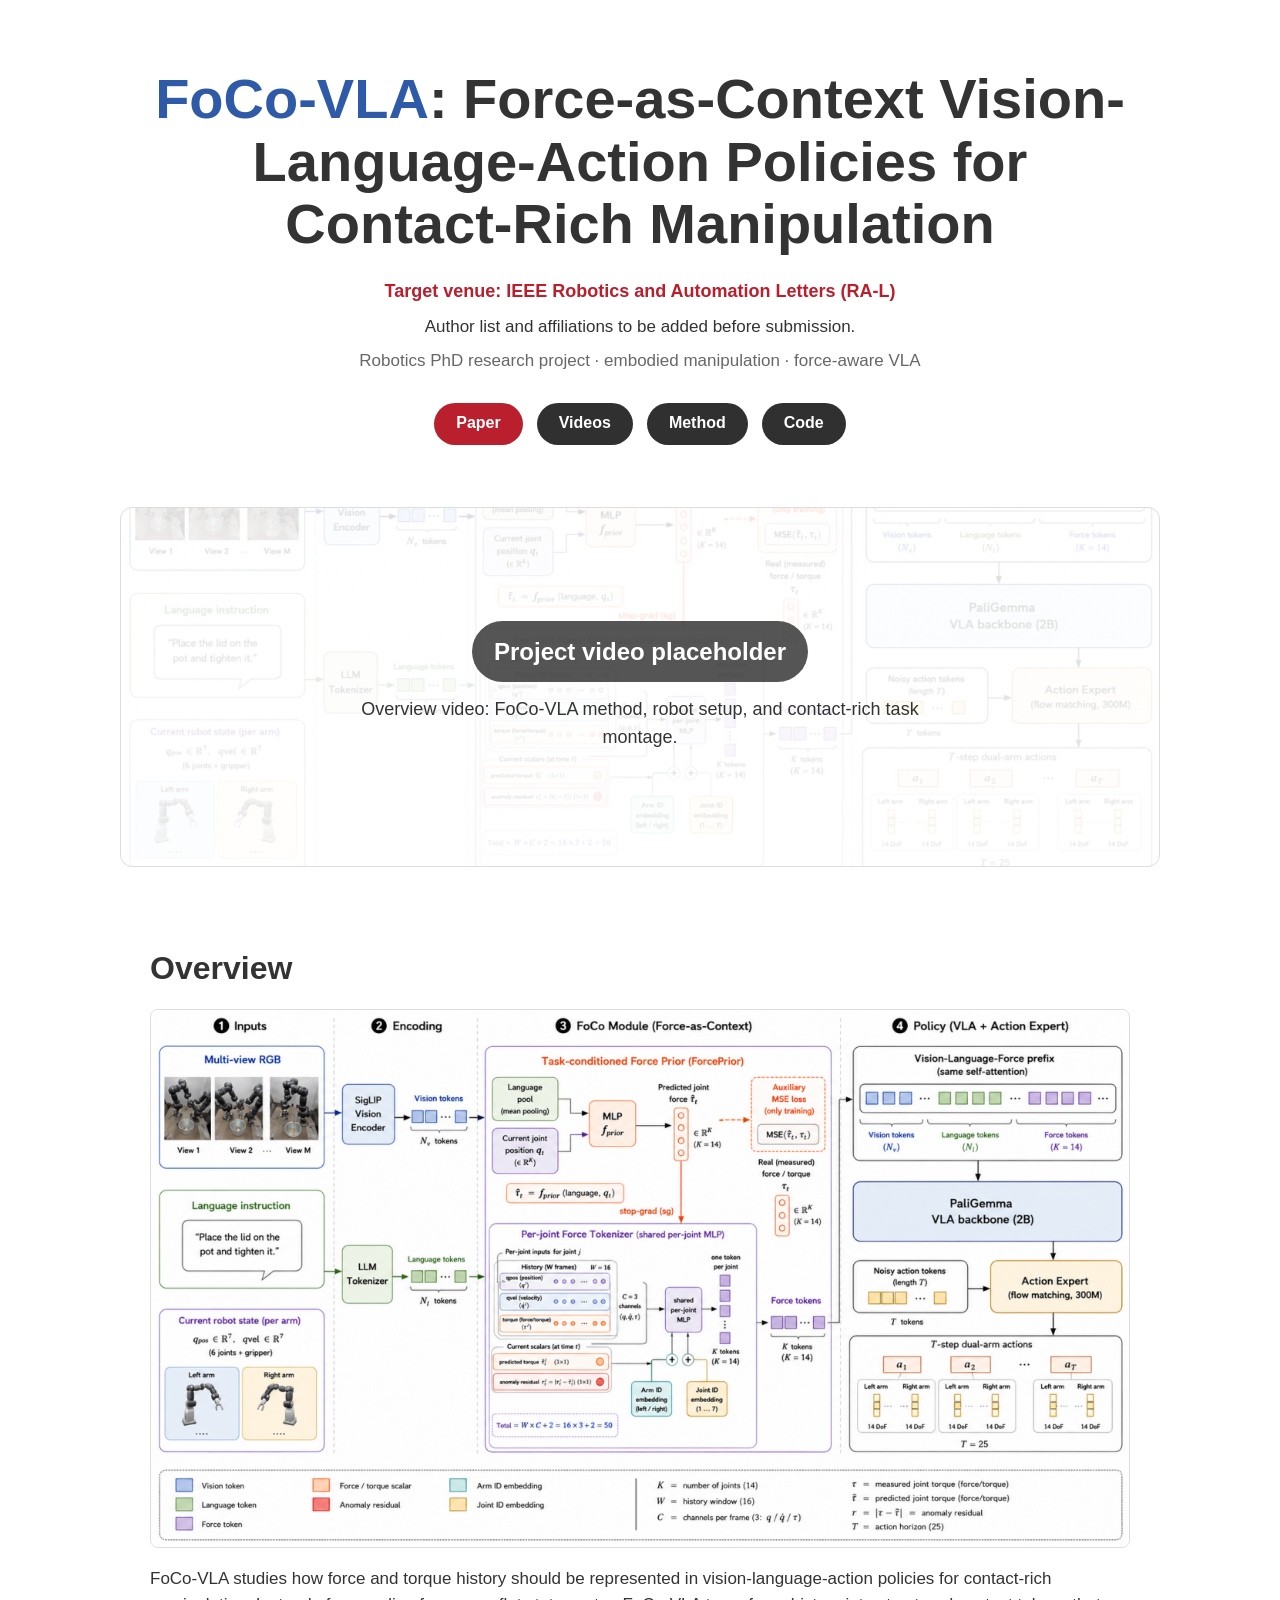
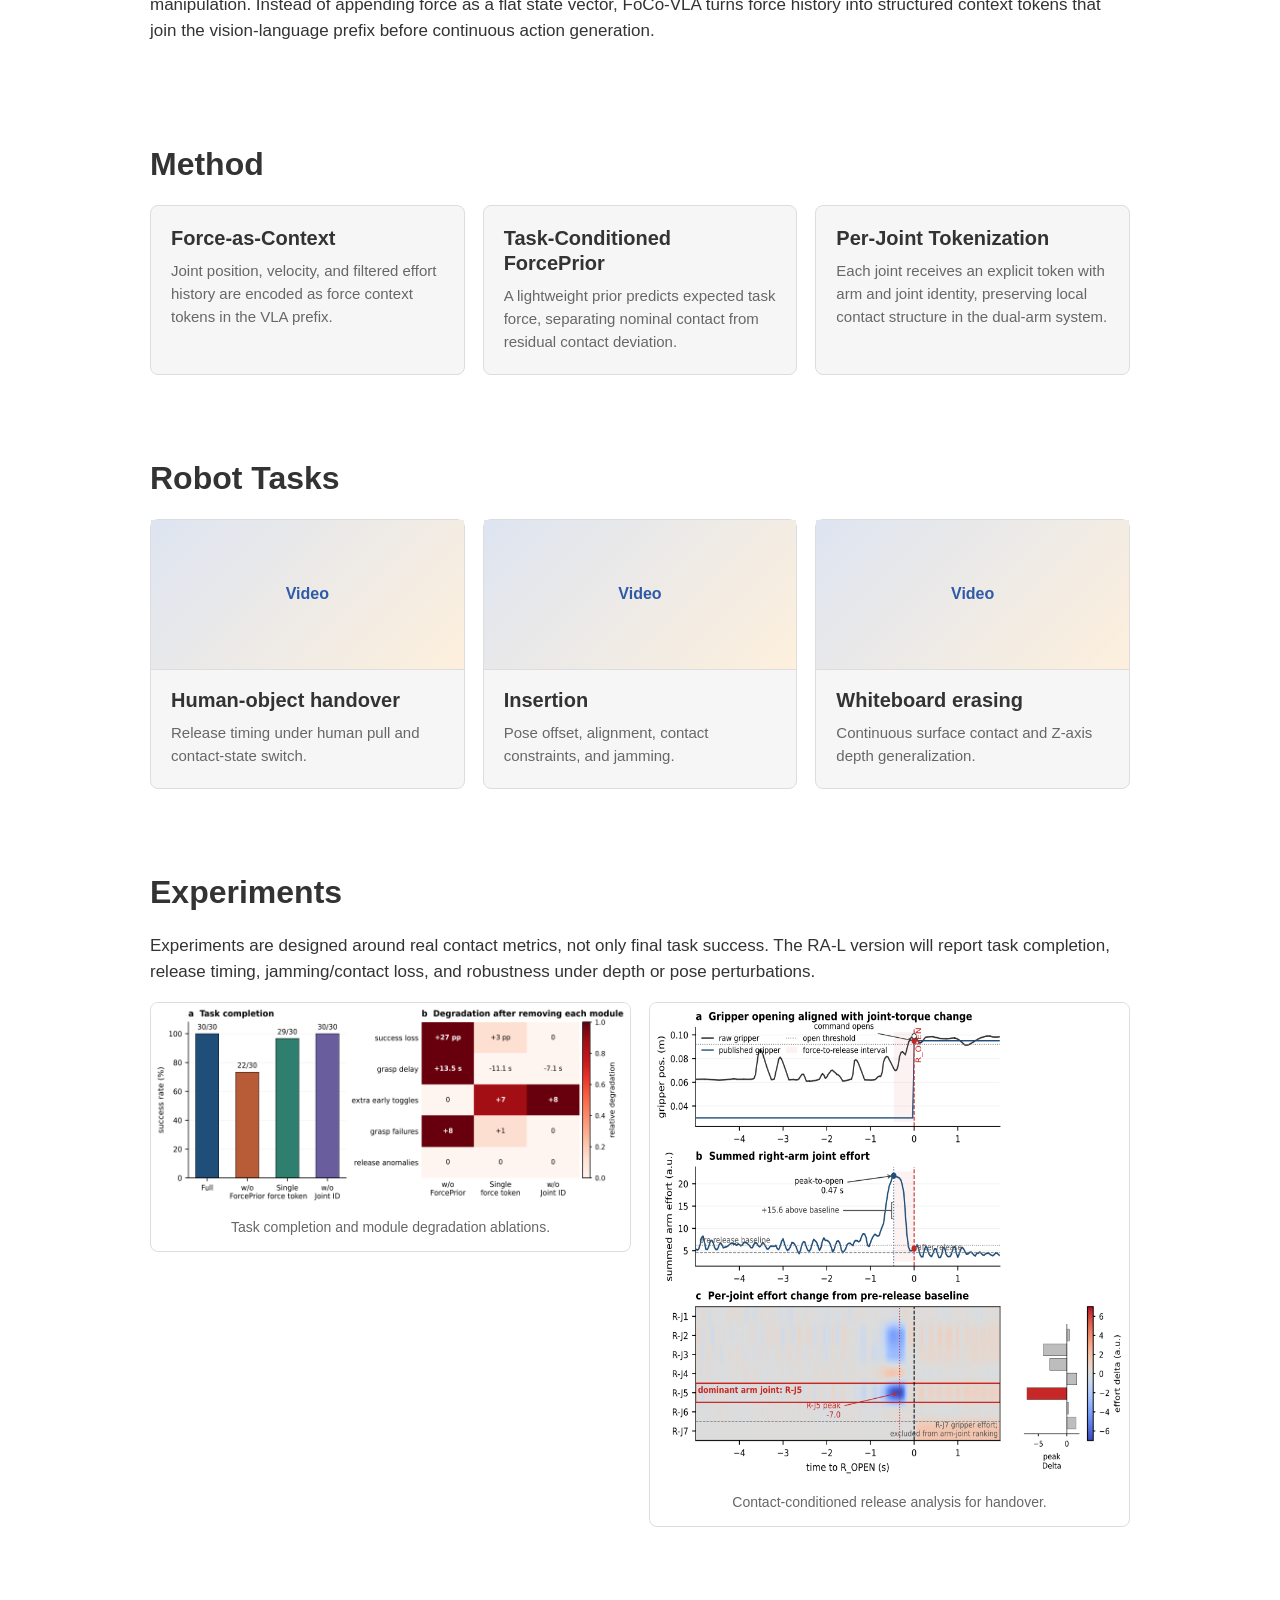
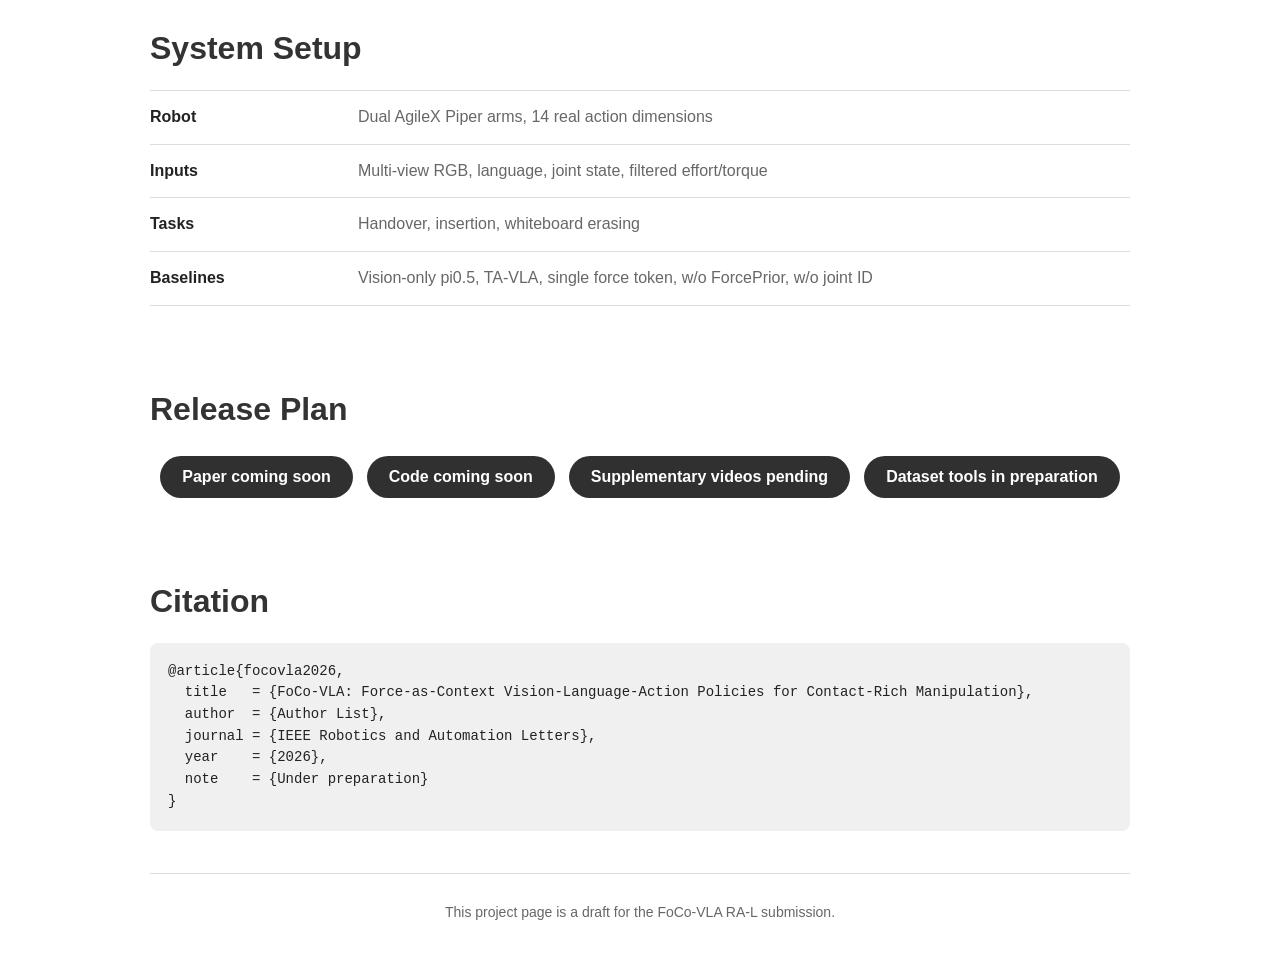
<file: index.html>
<!doctype html>
<html lang="en">
  <head>
    <meta charset="utf-8" />
    <meta name="viewport" content="width=device-width, initial-scale=1" />
    <meta
      name="description"
      content="FoCo-VLA project page for force-as-context vision-language-action policies in contact-rich manipulation."
    />
    <title>FoCo-VLA: Force-as-Context VLA Policies</title>
    <link rel="stylesheet" href="styles.css" />
  </head>
  <body>
    <main>
      <section class="title-block">
        <h1>
          <span>FoCo-VLA</span>: Force-as-Context Vision-Language-Action
          Policies for Contact-Rich Manipulation
        </h1>
        <p class="venue">Target venue: IEEE Robotics and Automation Letters (RA-L)</p>
        <p class="authors">Author list and affiliations to be added before submission.</p>
        <p class="affiliations">
          Robotics PhD research project · embodied manipulation · force-aware VLA
        </p>
        <div class="link-row" aria-label="Project links">
          <a class="pill primary" href="#paper">Paper</a>
          <a class="pill" href="#videos">Videos</a>
          <a class="pill" href="#method">Method</a>
          <a class="pill" href="#release">Code</a>
        </div>
      </section>

      <section class="teaser" id="videos">
        <div class="teaser-video">
          <div class="video-label">Project video placeholder</div>
          <p>Overview video: FoCo-VLA method, robot setup, and contact-rich task montage.</p>
        </div>
      </section>

      <section class="section" id="overview">
        <h2>Overview</h2>
        <figure class="figure-frame">
          <img
            src="docs/longvla/assets/foco_method.png"
            alt="FoCo-VLA architecture overview."
            loading="lazy"
          />
        </figure>
        <p>
          FoCo-VLA studies how force and torque history should be represented in
          vision-language-action policies for contact-rich manipulation. Instead
          of appending force as a flat state vector, FoCo-VLA turns force history
          into structured context tokens that join the vision-language prefix
          before continuous action generation.
        </p>
      </section>

      <section class="section" id="method">
        <h2>Method</h2>
        <div class="method-cards">
          <article>
            <h3>Force-as-Context</h3>
            <p>
              Joint position, velocity, and filtered effort history are encoded
              as force context tokens in the VLA prefix.
            </p>
          </article>
          <article>
            <h3>Task-Conditioned ForcePrior</h3>
            <p>
              A lightweight prior predicts expected task force, separating
              nominal contact from residual contact deviation.
            </p>
          </article>
          <article>
            <h3>Per-Joint Tokenization</h3>
            <p>
              Each joint receives an explicit token with arm and joint identity,
              preserving local contact structure in the dual-arm system.
            </p>
          </article>
        </div>
      </section>

      <section class="section">
        <h2>Robot Tasks</h2>
        <div class="video-grid">
          <article class="video-card">
            <div class="thumb">Video</div>
            <h3>Human-object handover</h3>
            <p>Release timing under human pull and contact-state switch.</p>
          </article>
          <article class="video-card">
            <div class="thumb">Video</div>
            <h3>Insertion</h3>
            <p>Pose offset, alignment, contact constraints, and jamming.</p>
          </article>
          <article class="video-card">
            <div class="thumb">Video</div>
            <h3>Whiteboard erasing</h3>
            <p>Continuous surface contact and Z-axis depth generalization.</p>
          </article>
        </div>
      </section>

      <section class="section" id="results">
        <h2>Experiments</h2>
        <p>
          Experiments are designed around real contact metrics, not only final
          task success. The RA-L version will report task completion, release
          timing, jamming/contact loss, and robustness under depth or pose
          perturbations.
        </p>
        <div class="result-grid">
          <figure class="figure-frame">
            <img
              src="docs/longvla/assets/foco_task_completion.png"
              alt="FoCo-VLA task completion and module degradation ablation."
              loading="lazy"
            />
            <figcaption>Task completion and module degradation ablations.</figcaption>
          </figure>
          <figure class="figure-frame">
            <img
              src="docs/longvla/assets/foco_joint_torque_release.png"
              alt="Joint torque aligned with gripper opening in handover."
              loading="lazy"
            />
            <figcaption>Contact-conditioned release analysis for handover.</figcaption>
          </figure>
        </div>
      </section>

      <section class="section">
        <h2>System Setup</h2>
        <div class="facts">
          <div><strong>Robot</strong><span>Dual AgileX Piper arms, 14 real action dimensions</span></div>
          <div><strong>Inputs</strong><span>Multi-view RGB, language, joint state, filtered effort/torque</span></div>
          <div><strong>Tasks</strong><span>Handover, insertion, whiteboard erasing</span></div>
          <div><strong>Baselines</strong><span>Vision-only pi0.5, TA-VLA, single force token, w/o ForcePrior, w/o joint ID</span></div>
        </div>
      </section>

      <section class="section" id="release">
        <h2>Release Plan</h2>
        <div class="release-row">
          <a href="#" aria-disabled="true">Paper coming soon</a>
          <a href="#" aria-disabled="true">Code coming soon</a>
          <a href="#" aria-disabled="true">Supplementary videos pending</a>
          <a href="#" aria-disabled="true">Dataset tools in preparation</a>
        </div>
      </section>

      <section class="section" id="paper">
        <h2>Citation</h2>
        <pre><code>@article{focovla2026,
  title   = {FoCo-VLA: Force-as-Context Vision-Language-Action Policies for Contact-Rich Manipulation},
  author  = {Author List},
  journal = {IEEE Robotics and Automation Letters},
  year    = {2026},
  note    = {Under preparation}
}</code></pre>
      </section>
    </main>

    <footer>
      This project page is a draft for the FoCo-VLA RA-L submission.
    </footer>
  </body>
</html>
</file>
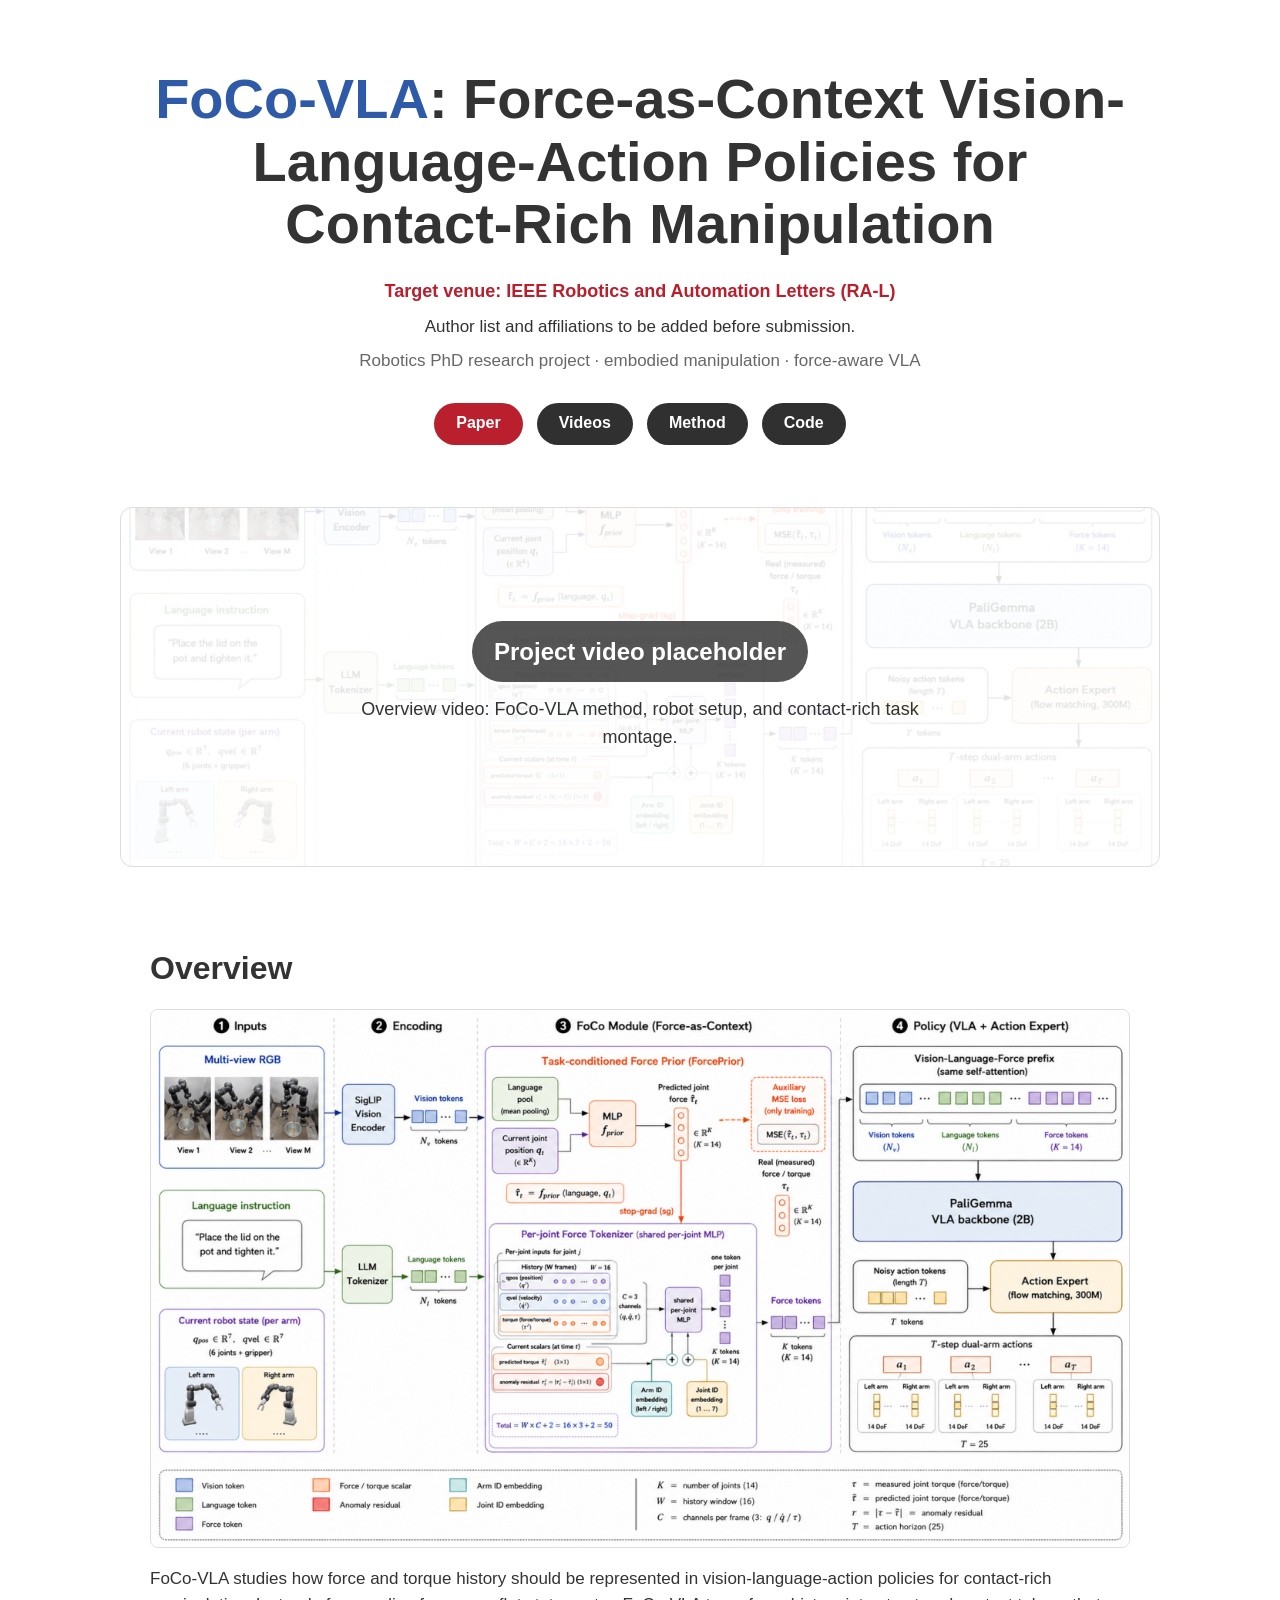
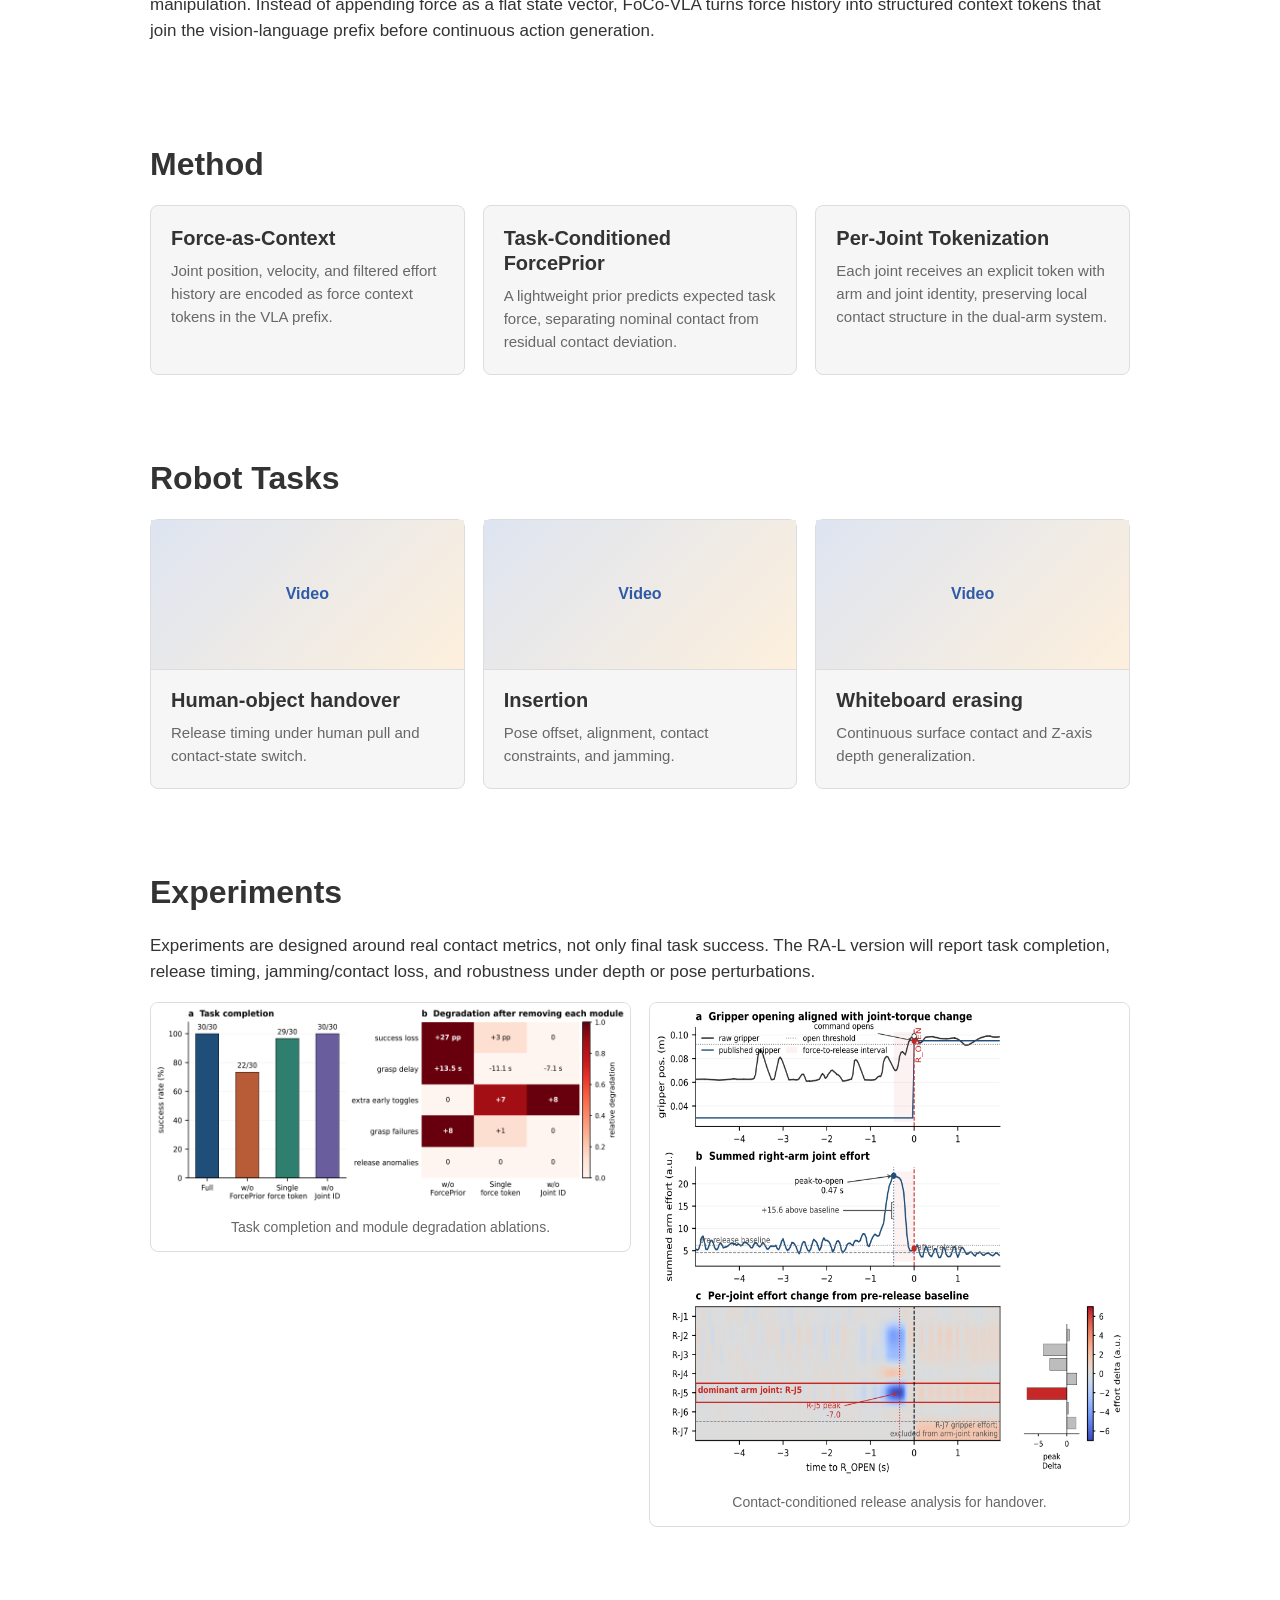
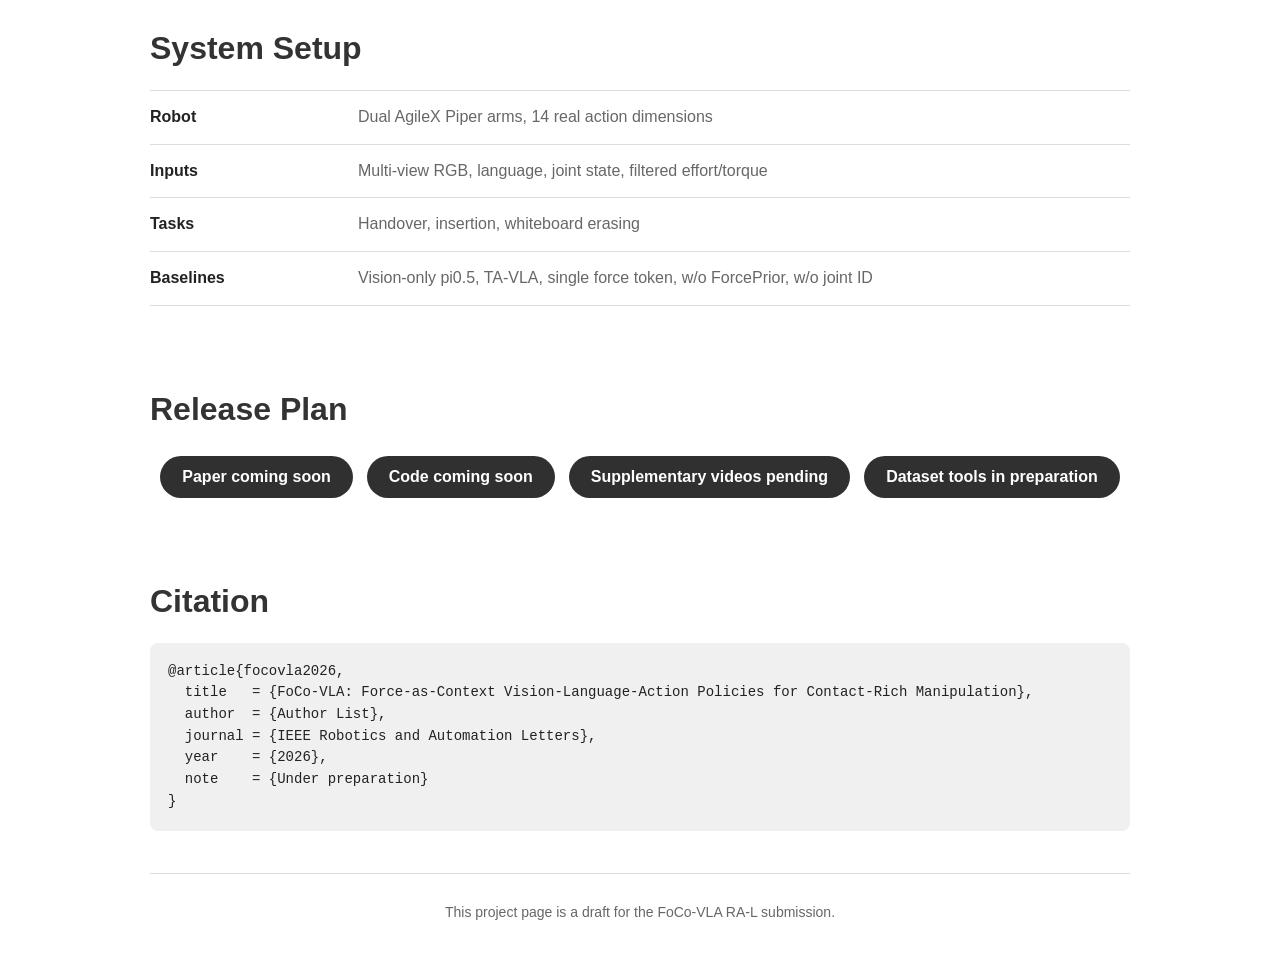
<file: docs/longvla/index.html>
<!doctype html>
<html lang="en">
  <head>
    <meta charset="utf-8" />
    <meta name="viewport" content="width=device-width, initial-scale=1" />
    <meta
      name="description"
      content="FoCo-VLA project page for force-as-context vision-language-action policies in contact-rich manipulation."
    />
    <title>FoCo-VLA: Force-as-Context VLA Policies</title>
    <link rel="stylesheet" href="styles.css" />
  </head>
  <body>
    <main>
      <section class="title-block">
        <h1>
          <span>FoCo-VLA</span>: Force-as-Context Vision-Language-Action
          Policies for Contact-Rich Manipulation
        </h1>
        <p class="venue">Target venue: IEEE Robotics and Automation Letters (RA-L)</p>
        <p class="authors">Author list and affiliations to be added before submission.</p>
        <p class="affiliations">
          Robotics PhD research project · embodied manipulation · force-aware VLA
        </p>
        <div class="link-row" aria-label="Project links">
          <a class="pill primary" href="#paper">Paper</a>
          <a class="pill" href="#videos">Videos</a>
          <a class="pill" href="#method">Method</a>
          <a class="pill" href="#release">Code</a>
        </div>
      </section>

      <section class="teaser" id="videos">
        <div class="teaser-video">
          <div class="video-label">Project video placeholder</div>
          <p>Overview video: FoCo-VLA method, robot setup, and contact-rich task montage.</p>
        </div>
      </section>

      <section class="section" id="overview">
        <h2>Overview</h2>
        <figure class="figure-frame">
          <img
            src="assets/foco_method.png"
            alt="FoCo-VLA architecture overview."
            loading="lazy"
          />
        </figure>
        <p>
          FoCo-VLA studies how force and torque history should be represented in
          vision-language-action policies for contact-rich manipulation. Instead
          of appending force as a flat state vector, FoCo-VLA turns force history
          into structured context tokens that join the vision-language prefix
          before continuous action generation.
        </p>
      </section>

      <section class="section" id="method">
        <h2>Method</h2>
        <div class="method-cards">
          <article>
            <h3>Force-as-Context</h3>
            <p>
              Joint position, velocity, and filtered effort history are encoded
              as force context tokens in the VLA prefix.
            </p>
          </article>
          <article>
            <h3>Task-Conditioned ForcePrior</h3>
            <p>
              A lightweight prior predicts expected task force, separating
              nominal contact from residual contact deviation.
            </p>
          </article>
          <article>
            <h3>Per-Joint Tokenization</h3>
            <p>
              Each joint receives an explicit token with arm and joint identity,
              preserving local contact structure in the dual-arm system.
            </p>
          </article>
        </div>
      </section>

      <section class="section">
        <h2>Robot Tasks</h2>
        <div class="video-grid">
          <article class="video-card">
            <div class="thumb">Video</div>
            <h3>Human-object handover</h3>
            <p>Release timing under human pull and contact-state switch.</p>
          </article>
          <article class="video-card">
            <div class="thumb">Video</div>
            <h3>Insertion</h3>
            <p>Pose offset, alignment, contact constraints, and jamming.</p>
          </article>
          <article class="video-card">
            <div class="thumb">Video</div>
            <h3>Whiteboard erasing</h3>
            <p>Continuous surface contact and Z-axis depth generalization.</p>
          </article>
        </div>
      </section>

      <section class="section" id="results">
        <h2>Experiments</h2>
        <p>
          Experiments are designed around real contact metrics, not only final
          task success. The RA-L version will report task completion, release
          timing, jamming/contact loss, and robustness under depth or pose
          perturbations.
        </p>
        <div class="result-grid">
          <figure class="figure-frame">
            <img
              src="assets/foco_task_completion.png"
              alt="FoCo-VLA task completion and module degradation ablation."
              loading="lazy"
            />
            <figcaption>Task completion and module degradation ablations.</figcaption>
          </figure>
          <figure class="figure-frame">
            <img
              src="assets/foco_joint_torque_release.png"
              alt="Joint torque aligned with gripper opening in handover."
              loading="lazy"
            />
            <figcaption>Contact-conditioned release analysis for handover.</figcaption>
          </figure>
        </div>
      </section>

      <section class="section">
        <h2>System Setup</h2>
        <div class="facts">
          <div><strong>Robot</strong><span>Dual AgileX Piper arms, 14 real action dimensions</span></div>
          <div><strong>Inputs</strong><span>Multi-view RGB, language, joint state, filtered effort/torque</span></div>
          <div><strong>Tasks</strong><span>Handover, insertion, whiteboard erasing</span></div>
          <div><strong>Baselines</strong><span>Vision-only pi0.5, TA-VLA, single force token, w/o ForcePrior, w/o joint ID</span></div>
        </div>
      </section>

      <section class="section" id="release">
        <h2>Release Plan</h2>
        <div class="release-row">
          <a href="#" aria-disabled="true">Paper coming soon</a>
          <a href="#" aria-disabled="true">Code coming soon</a>
          <a href="#" aria-disabled="true">Supplementary videos pending</a>
          <a href="#" aria-disabled="true">Dataset tools in preparation</a>
        </div>
      </section>

      <section class="section" id="paper">
        <h2>Citation</h2>
        <pre><code>@article{focovla2026,
  title   = {FoCo-VLA: Force-as-Context Vision-Language-Action Policies for Contact-Rich Manipulation},
  author  = {Author List},
  journal = {IEEE Robotics and Automation Letters},
  year    = {2026},
  note    = {Under preparation}
}</code></pre>
      </section>
    </main>

    <footer>
      This project page is a draft for the FoCo-VLA RA-L submission.
    </footer>
  </body>
</html>
</file>
<file: styles.css>
:root {
  --text: #333333;
  --muted: #676767;
  --blue: #2f5aa8;
  --red: #b91f2d;
  --orange: #f4a027;
  --line: #dddddd;
  --soft: #f6f6f6;
  --panel: #ffffff;
}

* {
  box-sizing: border-box;
}

body {
  margin: 0;
  overflow-x: hidden;
  background: #ffffff;
  color: var(--text);
  font-family:
    Inter, Arial, Helvetica, ui-sans-serif, system-ui, -apple-system, BlinkMacSystemFont,
    "Segoe UI", sans-serif;
  line-height: 1.55;
}

a {
  color: inherit;
  text-decoration: none;
}

img {
  display: block;
  max-width: 100%;
}

main {
  width: 100%;
  max-width: 1080px;
  margin: 0 auto;
  padding: 0 20px;
}

.title-block {
  max-width: 980px;
  margin: 0 auto;
  padding: 68px 0 34px;
  text-align: center;
}

h1 {
  margin: 0 auto 22px;
  color: #333333;
  font-size: clamp(34px, 5vw, 56px);
  line-height: 1.12;
  font-weight: 760;
  letter-spacing: 0;
  overflow-wrap: anywhere;
}

h1 span {
  color: var(--blue);
  font-weight: 850;
}

.venue,
.authors,
.affiliations {
  margin: 8px auto;
}

.venue {
  color: var(--red);
  font-size: 18px;
  font-weight: 720;
}

.authors {
  font-size: 17px;
}

.affiliations {
  color: var(--muted);
}

.link-row,
.release-row {
  display: flex;
  flex-wrap: wrap;
  justify-content: center;
  gap: 14px;
  margin-top: 28px;
}

.pill,
.release-row a {
  display: inline-flex;
  align-items: center;
  justify-content: center;
  min-height: 42px;
  padding: 0 22px;
  border-radius: 999px;
  background: #303030;
  color: #ffffff;
  font-weight: 700;
}

.pill.primary {
  background: var(--red);
}

.teaser {
  padding: 28px 0 40px;
}

.teaser-video {
  min-height: 360px;
  display: flex;
  flex-direction: column;
  align-items: center;
  justify-content: center;
  border: 1px solid var(--line);
  border-radius: 12px;
  background:
    linear-gradient(rgba(255, 255, 255, 0.86), rgba(255, 255, 255, 0.9)),
    url("docs/longvla/assets/foco_method.png") center / cover;
  text-align: center;
}

.video-label {
  max-width: 100%;
  margin-bottom: 14px;
  padding: 12px 22px;
  border-radius: 999px;
  background: rgba(48, 48, 48, 0.82);
  color: #ffffff;
  font-size: 24px;
  font-weight: 760;
  overflow-wrap: anywhere;
}

.teaser-video p {
  max-width: 620px;
  margin: 0;
  color: var(--text);
  font-size: 18px;
}

.section {
  max-width: 980px;
  margin: 0 auto;
  padding: 42px 0;
}

h2 {
  margin: 0 0 22px;
  color: #333333;
  font-size: 32px;
  font-weight: 680;
  line-height: 1.2;
}

h3 {
  margin: 0 0 8px;
  font-size: 20px;
  line-height: 1.25;
}

p {
  margin: 0 0 16px;
  font-size: 17px;
  overflow-wrap: anywhere;
}

.figure-frame {
  margin: 0 0 18px;
  border: 1px solid var(--line);
  border-radius: 8px;
  background: var(--panel);
  overflow: hidden;
}

.figure-frame img {
  width: 100%;
  background: #ffffff;
}

figcaption {
  padding: 10px 14px 13px;
  color: var(--muted);
  font-size: 14px;
  text-align: center;
}

.method-cards,
.video-grid,
.result-grid {
  display: grid;
  gap: 18px;
}

.method-cards {
  grid-template-columns: repeat(3, 1fr);
}

.method-cards article,
.video-card {
  padding: 20px;
  border: 1px solid var(--line);
  border-radius: 8px;
  background: var(--soft);
}

.method-cards p,
.video-card p {
  margin-bottom: 0;
  color: var(--muted);
  font-size: 15px;
}

.video-grid {
  grid-template-columns: repeat(3, 1fr);
}

.thumb {
  height: 150px;
  display: flex;
  align-items: center;
  justify-content: center;
  margin: -20px -20px 18px;
  border-bottom: 1px solid var(--line);
  background:
    linear-gradient(135deg, rgba(47, 90, 168, 0.16), rgba(244, 160, 39, 0.16)),
    #ffffff;
  color: var(--blue);
  font-weight: 800;
}

.result-grid {
  grid-template-columns: 1fr 1fr;
  align-items: start;
}

.facts {
  border-top: 1px solid var(--line);
}

.facts div {
  display: grid;
  grid-template-columns: 190px minmax(0, 1fr);
  gap: 18px;
  padding: 14px 0;
  border-bottom: 1px solid var(--line);
}

.facts strong {
  color: #222222;
}

.facts span {
  color: var(--muted);
}

pre {
  overflow-x: auto;
  margin: 0;
  padding: 18px;
  border-radius: 8px;
  background: #f0f0f0;
  color: #222222;
  font-size: 14px;
  line-height: 1.55;
}

footer {
  width: 100%;
  max-width: 980px;
  margin: 0 auto;
  padding-right: 20px;
  padding-left: 20px;
  padding: 28px 0 46px;
  border-top: 1px solid var(--line);
  color: var(--muted);
  text-align: center;
  font-size: 14px;
}

@media (max-width: 820px) {
  main {
    padding-right: 14px;
    padding-left: 14px;
  }

  .title-block {
    padding-top: 42px;
  }

  .method-cards,
  .video-grid,
  .result-grid {
    grid-template-columns: 1fr;
  }

  .teaser-video {
    min-height: 300px;
  }

  .facts div {
    grid-template-columns: 1fr;
    gap: 4px;
  }
}

@media (max-width: 520px) {
  .title-block,
  .section,
  .teaser {
    max-width: 300px;
    margin-right: auto;
    margin-left: auto;
  }

  h1 {
    font-size: 26px;
    line-height: 1.18;
    word-break: break-word;
  }

  h2 {
    font-size: 28px;
  }

  .link-row,
  .release-row {
    display: grid;
    grid-template-columns: repeat(2, minmax(0, 1fr));
    width: min(280px, 100%);
    margin-right: auto;
    margin-left: auto;
    gap: 10px;
  }

  .pill,
  .release-row a {
    min-height: 40px;
    padding: 0 15px;
    font-size: 14px;
  }

  .teaser-video {
    min-height: 240px;
    padding: 24px;
  }

  .video-label {
    padding: 10px 16px;
    font-size: 18px;
  }

  .teaser-video p {
    font-size: 16px;
  }
}
</file>
<file: docs/longvla/styles.css>
:root {
  --text: #333333;
  --muted: #676767;
  --blue: #2f5aa8;
  --red: #b91f2d;
  --orange: #f4a027;
  --line: #dddddd;
  --soft: #f6f6f6;
  --panel: #ffffff;
}

* {
  box-sizing: border-box;
}

body {
  margin: 0;
  overflow-x: hidden;
  background: #ffffff;
  color: var(--text);
  font-family:
    Inter, Arial, Helvetica, ui-sans-serif, system-ui, -apple-system, BlinkMacSystemFont,
    "Segoe UI", sans-serif;
  line-height: 1.55;
}

a {
  color: inherit;
  text-decoration: none;
}

img {
  display: block;
  max-width: 100%;
}

main {
  width: 100%;
  max-width: 1080px;
  margin: 0 auto;
  padding: 0 20px;
}

.title-block {
  max-width: 980px;
  margin: 0 auto;
  padding: 68px 0 34px;
  text-align: center;
}

h1 {
  margin: 0 auto 22px;
  color: #333333;
  font-size: clamp(34px, 5vw, 56px);
  line-height: 1.12;
  font-weight: 760;
  letter-spacing: 0;
  overflow-wrap: anywhere;
}

h1 span {
  color: var(--blue);
  font-weight: 850;
}

.venue,
.authors,
.affiliations {
  margin: 8px auto;
}

.venue {
  color: var(--red);
  font-size: 18px;
  font-weight: 720;
}

.authors {
  font-size: 17px;
}

.affiliations {
  color: var(--muted);
}

.link-row,
.release-row {
  display: flex;
  flex-wrap: wrap;
  justify-content: center;
  gap: 14px;
  margin-top: 28px;
}

.pill,
.release-row a {
  display: inline-flex;
  align-items: center;
  justify-content: center;
  min-height: 42px;
  padding: 0 22px;
  border-radius: 999px;
  background: #303030;
  color: #ffffff;
  font-weight: 700;
}

.pill.primary {
  background: var(--red);
}

.teaser {
  padding: 28px 0 40px;
}

.teaser-video {
  min-height: 360px;
  display: flex;
  flex-direction: column;
  align-items: center;
  justify-content: center;
  border: 1px solid var(--line);
  border-radius: 12px;
  background:
    linear-gradient(rgba(255, 255, 255, 0.86), rgba(255, 255, 255, 0.9)),
    url("assets/foco_method.png") center / cover;
  text-align: center;
}

.video-label {
  max-width: 100%;
  margin-bottom: 14px;
  padding: 12px 22px;
  border-radius: 999px;
  background: rgba(48, 48, 48, 0.82);
  color: #ffffff;
  font-size: 24px;
  font-weight: 760;
  overflow-wrap: anywhere;
}

.teaser-video p {
  max-width: 620px;
  margin: 0;
  color: var(--text);
  font-size: 18px;
}

.section {
  max-width: 980px;
  margin: 0 auto;
  padding: 42px 0;
}

h2 {
  margin: 0 0 22px;
  color: #333333;
  font-size: 32px;
  font-weight: 680;
  line-height: 1.2;
}

h3 {
  margin: 0 0 8px;
  font-size: 20px;
  line-height: 1.25;
}

p {
  margin: 0 0 16px;
  font-size: 17px;
  overflow-wrap: anywhere;
}

.figure-frame {
  margin: 0 0 18px;
  border: 1px solid var(--line);
  border-radius: 8px;
  background: var(--panel);
  overflow: hidden;
}

.figure-frame img {
  width: 100%;
  background: #ffffff;
}

figcaption {
  padding: 10px 14px 13px;
  color: var(--muted);
  font-size: 14px;
  text-align: center;
}

.method-cards,
.video-grid,
.result-grid {
  display: grid;
  gap: 18px;
}

.method-cards {
  grid-template-columns: repeat(3, 1fr);
}

.method-cards article,
.video-card {
  padding: 20px;
  border: 1px solid var(--line);
  border-radius: 8px;
  background: var(--soft);
}

.method-cards p,
.video-card p {
  margin-bottom: 0;
  color: var(--muted);
  font-size: 15px;
}

.video-grid {
  grid-template-columns: repeat(3, 1fr);
}

.thumb {
  height: 150px;
  display: flex;
  align-items: center;
  justify-content: center;
  margin: -20px -20px 18px;
  border-bottom: 1px solid var(--line);
  background:
    linear-gradient(135deg, rgba(47, 90, 168, 0.16), rgba(244, 160, 39, 0.16)),
    #ffffff;
  color: var(--blue);
  font-weight: 800;
}

.result-grid {
  grid-template-columns: 1fr 1fr;
  align-items: start;
}

.facts {
  border-top: 1px solid var(--line);
}

.facts div {
  display: grid;
  grid-template-columns: 190px minmax(0, 1fr);
  gap: 18px;
  padding: 14px 0;
  border-bottom: 1px solid var(--line);
}

.facts strong {
  color: #222222;
}

.facts span {
  color: var(--muted);
}

pre {
  overflow-x: auto;
  margin: 0;
  padding: 18px;
  border-radius: 8px;
  background: #f0f0f0;
  color: #222222;
  font-size: 14px;
  line-height: 1.55;
}

footer {
  width: 100%;
  max-width: 980px;
  margin: 0 auto;
  padding-right: 20px;
  padding-left: 20px;
  padding: 28px 0 46px;
  border-top: 1px solid var(--line);
  color: var(--muted);
  text-align: center;
  font-size: 14px;
}

@media (max-width: 820px) {
  main {
    padding-right: 14px;
    padding-left: 14px;
  }

  .title-block {
    padding-top: 42px;
  }

  .method-cards,
  .video-grid,
  .result-grid {
    grid-template-columns: 1fr;
  }

  .teaser-video {
    min-height: 300px;
  }

  .facts div {
    grid-template-columns: 1fr;
    gap: 4px;
  }
}

@media (max-width: 520px) {
  .title-block,
  .section,
  .teaser {
    max-width: 300px;
    margin-right: auto;
    margin-left: auto;
  }

  h1 {
    font-size: 26px;
    line-height: 1.18;
    word-break: break-word;
  }

  h2 {
    font-size: 28px;
  }

  .link-row,
  .release-row {
    display: grid;
    grid-template-columns: repeat(2, minmax(0, 1fr));
    width: min(280px, 100%);
    margin-right: auto;
    margin-left: auto;
    gap: 10px;
  }

  .pill,
  .release-row a {
    min-height: 40px;
    padding: 0 15px;
    font-size: 14px;
  }

  .teaser-video {
    min-height: 240px;
    padding: 24px;
  }

  .video-label {
    padding: 10px 16px;
    font-size: 18px;
  }

  .teaser-video p {
    font-size: 16px;
  }
}
</file>
